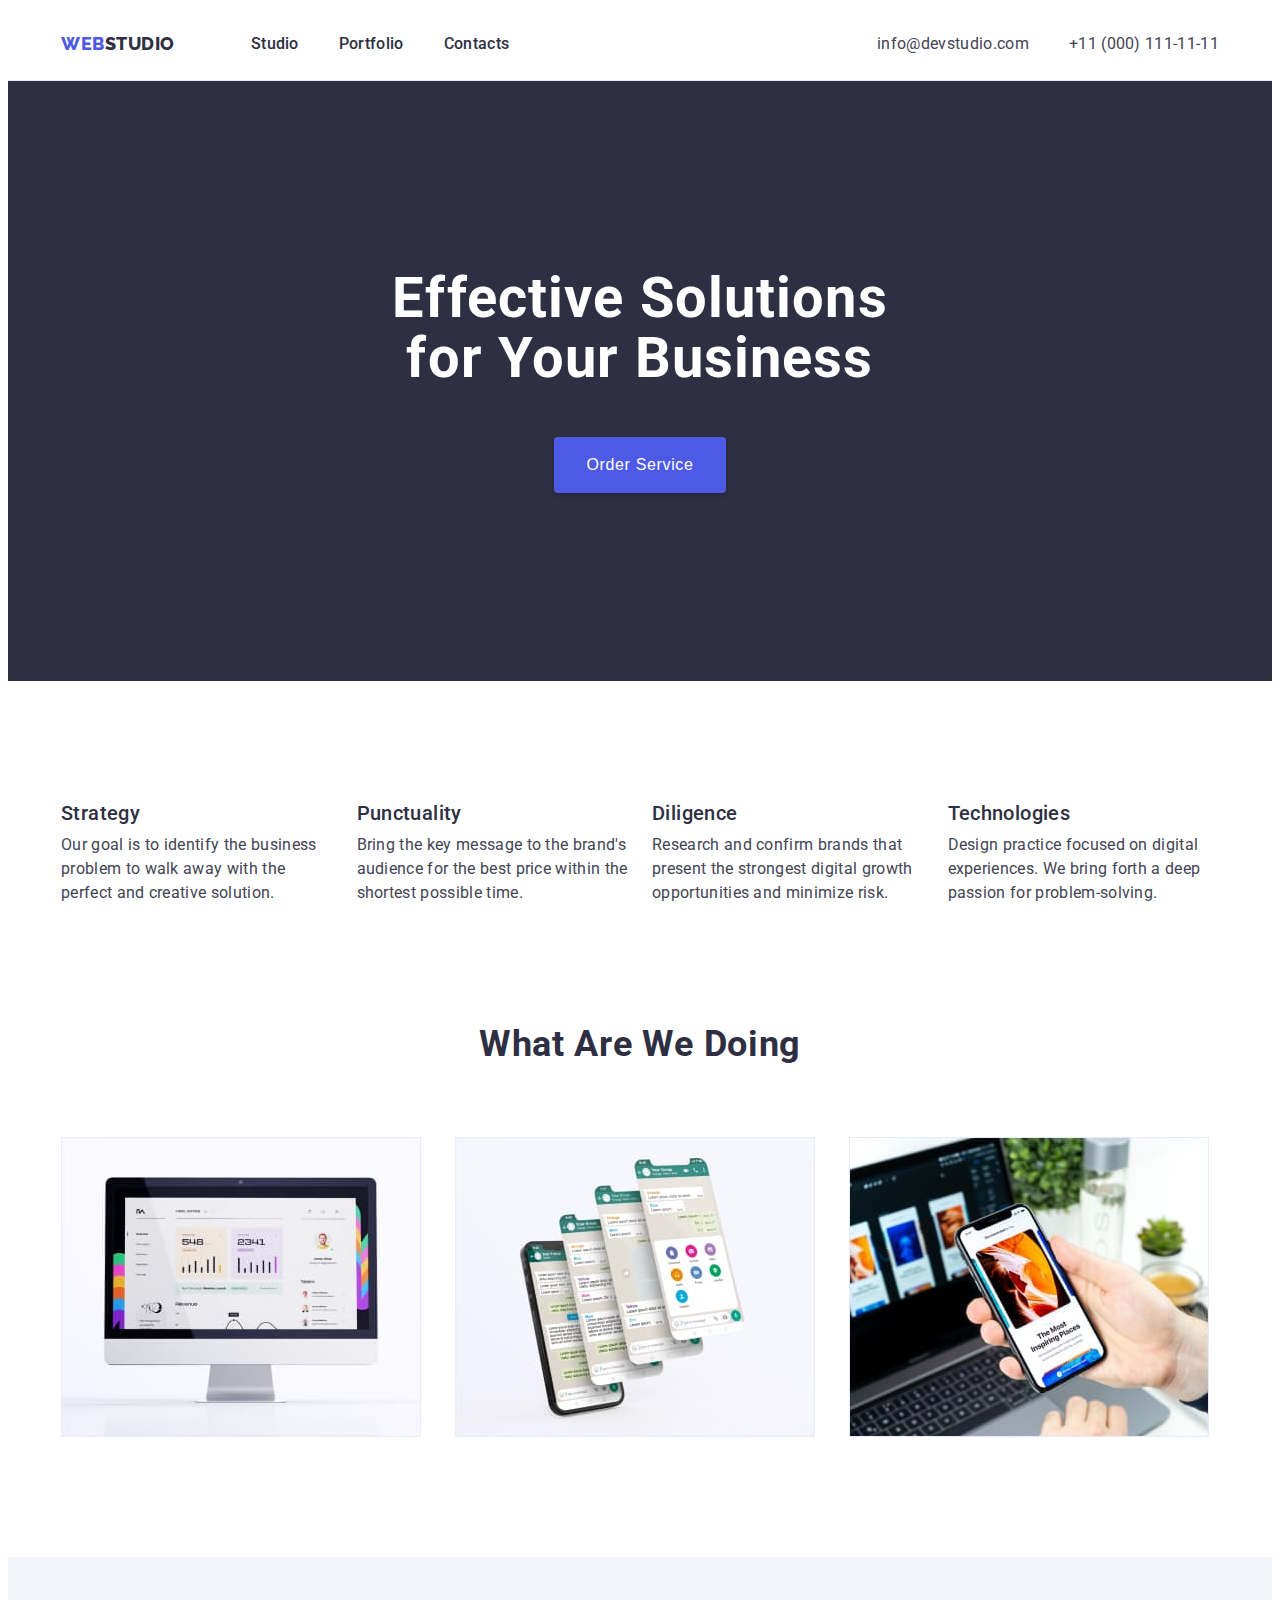
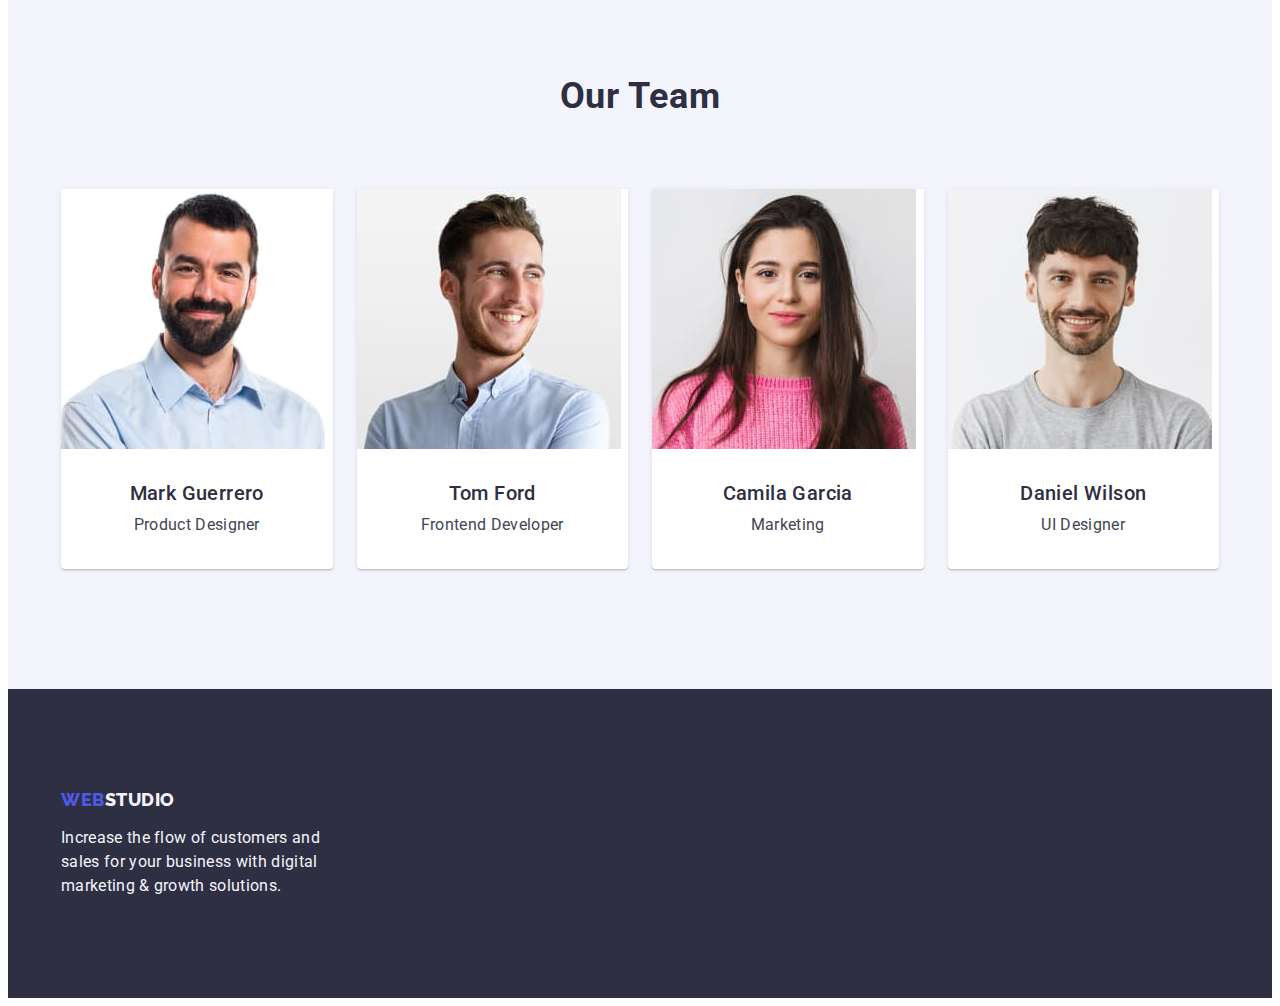
<file: index.html>
<!DOCTYPE html>
<html lang="en">
  <head>
    <meta charset="UTF-8" />
    <meta http-equiv="X-UA-Compatible" content="IE=edge" />
    <meta name="viewport" content="width=device-width, initial-scale=1.0" />
    <title>WebStudio</title>

    <!--Fonts-->
    <link rel="preconnect" href="https://fonts.googleapis.com" />
    <link rel="preconnect" href="https://fonts.gstatic.com" crossorigin />
    <link
      href="https://fonts.googleapis.com/css2?family=Raleway:wght@800&family=Roboto:wght@400;500;700&display=swap"
      rel="stylesheet"
    />

    <!--Normalize-->
    <link
      rel="stylesheet"
      href="https://cdnjs.cloudflare.com/ajax/libs/modern-normalize/2.0.0/modern-normalize.min.css"
      integrity="sha512-4xo8blKMVCiXpTaLzQSLSw3KFOVPWhm/TRtuPVc4WG6kUgjH6J03IBuG7JZPkcWMxJ5huwaBpOpnwYElP/m6wg=="
      crossorigin="anonymous"
      referrerpolicy="no-referrer"
    />

    <!--Styles css-->
    <link rel="stylesheet" href="./css/styles.css" />
  </head>

  <body>
    <header class="header">
      <div class="container main-nav">
        <nav class="main-nav">
          <a class="logo link" href="./index.html"
            >Web<span class="logo-color">Studio</span></a
          >
          <ul class="list site-nav">
            <li>
              <a class="link nav-link" href="./index.html">Studio</a>
            </li>
            <li>
              <a class="link nav-link" href="./portfolio.html">Portfolio</a>
            </li>
            <li>
              <a class="link nav-link" href="">Contacts</a>
            </li>
          </ul>
        </nav>

        <address class="address">
          <ul class="list address-list">
            <li class>
              <a class="link contact-link" href="mailto:info@devstudio.com"
                >info@devstudio.com</a
              >
            </li>
            <li class>
              <a class="link contact-link" href="tel:+110001111111"
                >+11 (000) 111-11-11</a
              >
            </li>
          </ul>
        </address>
      </div>
    </header>

    <main>
      <section class="hero-section">
        <div class="container hero-container">
          <h1 class="hero-title">Effective Solutions for Your Business</h1>
          <button class="hero-button" type="button">Order Service</button>
        </div>
      </section>

      <section class="section">
        <div class="container">
          <h2 class="section-title visualy-hidden">Our adventages</h2>
          <ul class="list advantages-list">
            <li class="advantages-item">
              <h3 class="section-subtitle">Strategy</h3>
              <p class="section-text">
                Our goal is to identify the business problem to walk away with
                the perfect and creative solution.
              </p>
            </li>
            <li class="advantages-item">
              <h3 class="section-subtitle">Punctuality</h3>
              <p class="section-text">
                Bring the key message to the brand's audience for the best price
                within the shortest possible time.
              </p>
            </li>
            <li class="advantages-item">
              <h3 class="section-subtitle">Diligence</h3>
              <p class="section-text">
                Research and confirm brands that present the strongest digital
                growth opportunities and minimize risk.
              </p>
            </li>
            <li class="advantages-item">
              <h3 class="section-subtitle">Technologies</h3>
              <p class="section-text">
                Design practice focused on digital experiences. We bring forth a
                deep passion for problem-solving.
              </p>
            </li>
          </ul>
        </div>
      </section>

      <section class="section no-padding">
        <div class="container">
          <h2 class="section-title">What are we doing</h2>

          <ul class="list doing-list">
            <li class="doing-item">
              <img
                src="./images/monitor.jpg"
                alt="Computer screen"
                width="360"
                height="300"
              />
            </li>

            <li class="doing-item">
              <img
                src="./images/phone.jpg"
                alt="Smartphone"
                width="360"
                height="300"
              />
            </li>

            <li class="doing-item">
              <img
                src="./images/laptop.jpg"
                alt="Laptop and smartphone"
                width="360"
                height="300"
              />
            </li>
          </ul>
        </div>
      </section>

      <section class="team-section section">
        <div class="container">
          <h2 class="section-title">Our Team</h2>

          <ul class="list team-list">
            <li class="employee-card">
              <img
                src="./images/productdesigner.jpg"
                alt="Product designer"
                width="264"
                height="260"
              />
              <div class="image-description">
                <h3 class="employee-name section-subtitle">Mark Guerrero</h3>
                <p class="team-position section-text">Product Designer</p>
              </div>
            </li>

            <li class="employee-card">
              <img
                src="./images/developer.jpg"
                alt="Frontend developer"
                width="264"
                height="260"
              />
              <div class="image-description">
                <h3 class="employee-name section-subtitle">Tom Ford</h3>
                <p class="team-position section-text">Frontend Developer</p>
              </div>
            </li>

            <li class="employee-card">
              <img
                src="./images/marketing.jpg"
                alt="Marketing"
                width="264"
                height="260"
              />
              <div class="image-description">
                <h3 class="employee-name section-subtitle">Camila Garcia</h3>
                <p class="team-position section-text">Marketing</p>
              </div>
            </li>

            <li class="employee-card">
              <img
                src="./images/uidesigner.jpg"
                alt="UI designer"
                width="264"
                height="260"
              />
              <div class="image-description">
                <h3 class="employee-name section-subtitle">Daniel Wilson</h3>
                <p class="team-position section-text">UI Designer</p>
              </div>
            </li>
          </ul>
        </div>
      </section>
    </main>

    <footer class="footer">
      <div class="container">
        <a class="logo link logo-location" href="./index.html"
          >Web<span class="logo-footer">Studio</span></a
        >
        <p class="footer-text">
          Increase the flow of customers and sales for your business with
          digital marketing & growth solutions.
        </p>
      </div>
    </footer>
  </body>
</html>
</file>
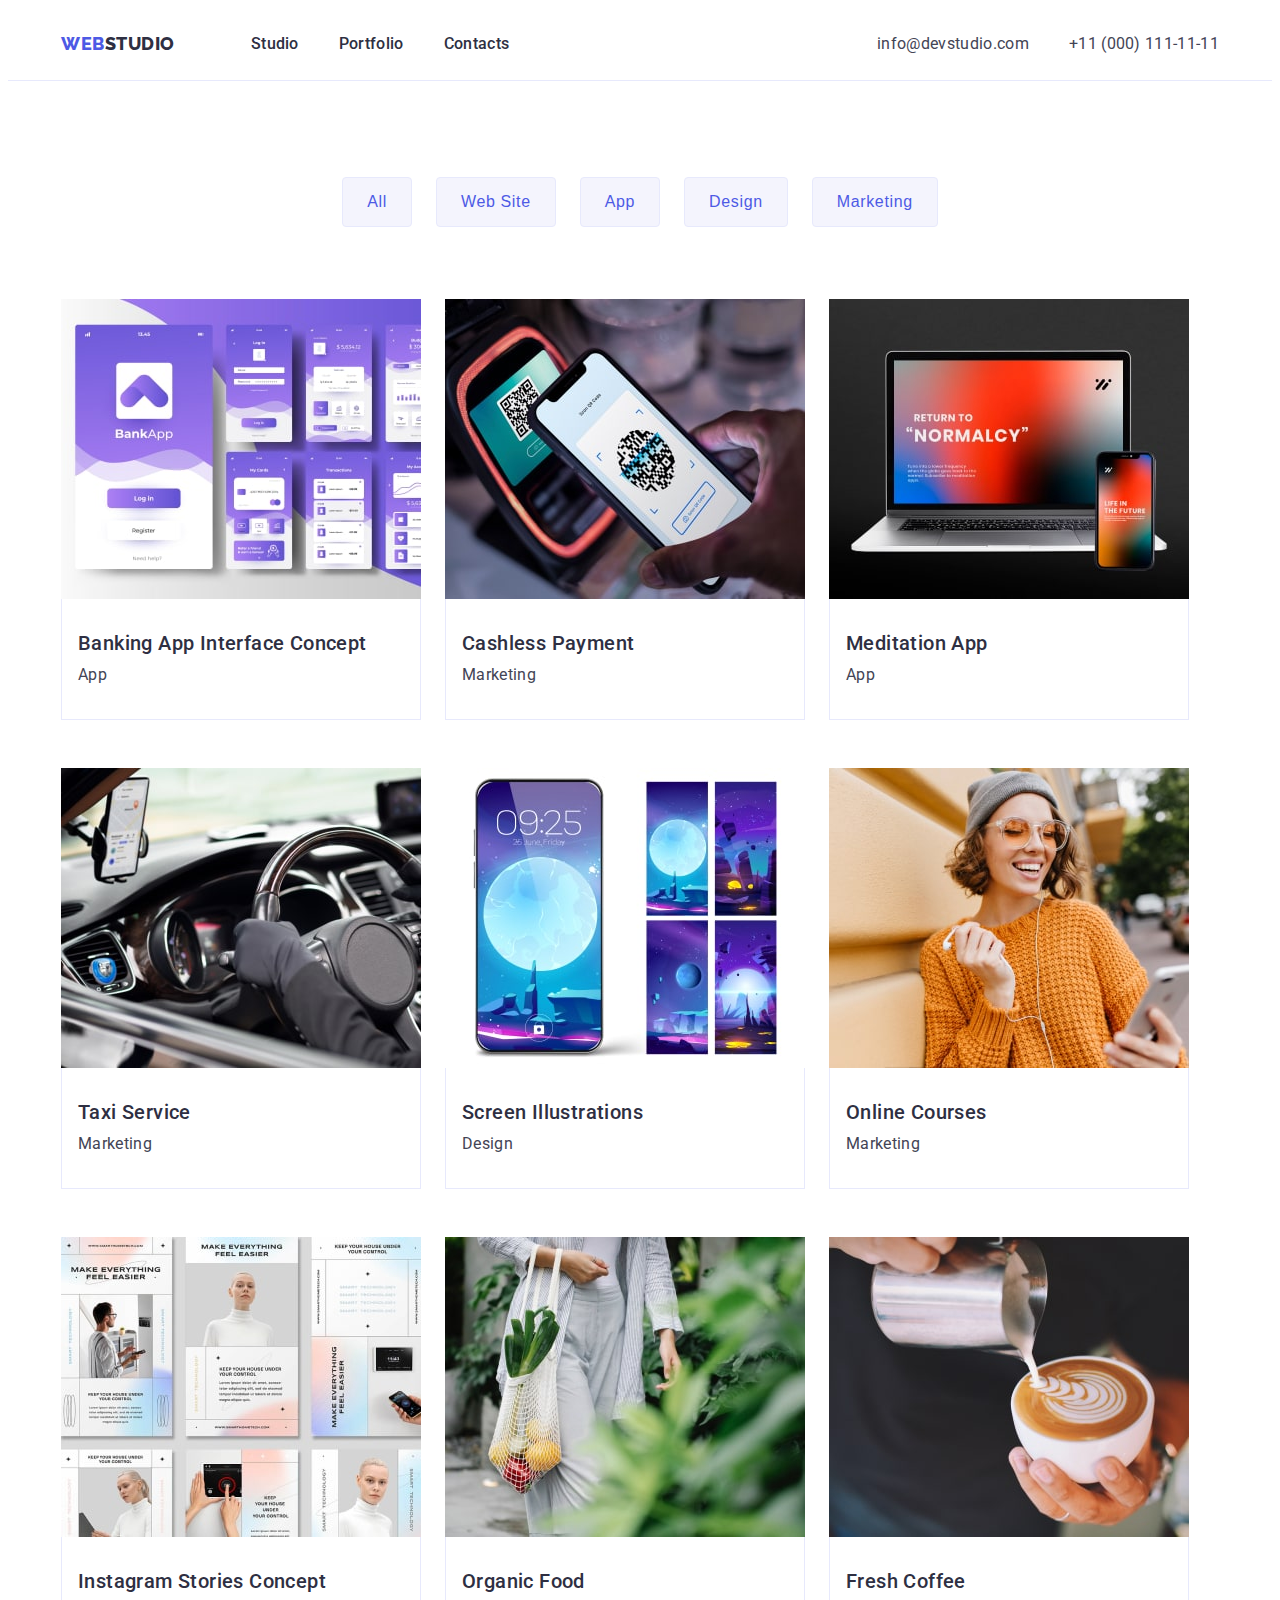
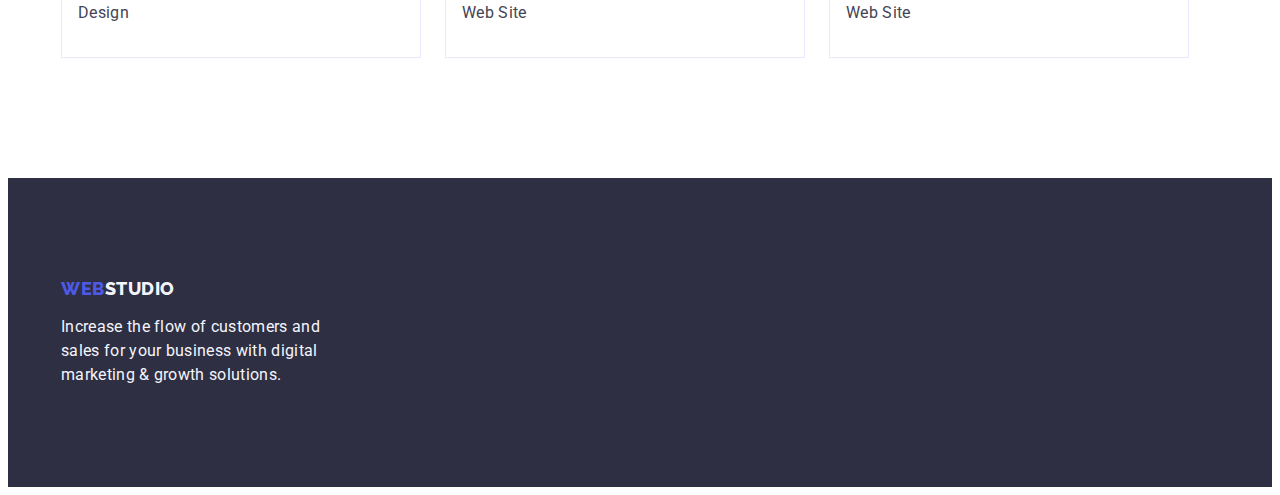
<file: portfolio.html>
<!DOCTYPE html>
<html lang="en">
  <head>
    <meta charset="UTF-8" />
    <meta http-equiv="X-UA-Compatible" content="IE=edge" />
    <meta name="viewport" content="width=device-width, initial-scale=1.0" />
    <title>Portfolio</title>

    <!--Fonts-->
    <link rel="preconnect" href="https://fonts.googleapis.com" />
    <link rel="preconnect" href="https://fonts.gstatic.com" crossorigin />
    <link
      href="https://fonts.googleapis.com/css2?family=Raleway:wght@800&family=Roboto:wght@400;500;700&display=swap"
      rel="stylesheet"
    />
    <!--Normalize-->
    <link
      rel="stylesheet"
      href="https://cdnjs.cloudflare.com/ajax/libs/modern-normalize/2.0.0/modern-normalize.min.css"
      integrity="sha512-4xo8blKMVCiXpTaLzQSLSw3KFOVPWhm/TRtuPVc4WG6kUgjH6J03IBuG7JZPkcWMxJ5huwaBpOpnwYElP/m6wg=="
      crossorigin="anonymous"
      referrerpolicy="no-referrer"
    />

    <!--Styles css-->
    <link rel="stylesheet" href="./css/styles.css" />
  </head>

  <body>
    <header class="header">
      <div class="container main-nav">
        <nav class="main-nav">
          <a class="logo link" href="./index.html"
            >Web<span class="logo-color">Studio</span></a
          >
          <ul class="list site-nav">
            <li class="site-nav-item">
              <a class="link nav-link" href="./index.html">Studio</a>
            </li>
            <li class="site-nav-item">
              <a class="link nav-link" href="./portfolio.html">Portfolio</a>
            </li>
            <li class="site-nav-item">
              <a class="link nav-link" href="">Contacts</a>
            </li>
          </ul>
        </nav>

        <address class="address">
          <ul class="list address-list">
            <li class="item">
              <a class="link contact-link" href="mailto:info@devstudio.com"
                >info@devstudio.com</a
              >
            </li>
            <li class="item">
              <a class="link contact-link" href="tel:+110001111111"
                >+11 (000) 111-11-11</a
              >
            </li>
          </ul>
        </address>
      </div>
    </header>

    <main>
      <section class="section less-padding">
        <div class="container">
          <h1 class="visualy-hidden">Examples of work</h1>

          <!--Filter buttons-->
          <ul class="list filter-btn-list">
            <li><button class="filter-button" type="button">All</button></li>
            <li>
              <button class="filter-button" type="button">Web Site</button>
            </li>
            <li><button class="filter-button" type="button">App</button></li>
            <li><button class="filter-button" type="button">Design</button></li>
            <li>
              <button class="filter-button" type="button">Marketing</button>
            </li>
          </ul>

          <!--Examples of work-->
          <ul class="list examples-list">
            <li class="examples-item">
              <a class="link" href="#">
                <img
                  src="./images/work1.jpg"
                  alt="Example of work"
                  width="360"
                  height="300"
                />
                <div class="examples-descr">
                  <h2 class="section-subtitle">
                    Banking App Interface Concept
                  </h2>
                  <p class="content-category section-text">App</p>
                </div>
              </a>
            </li>
            <li class="examples-item">
              <a class="link" href="#">
                <img
                  src="./images/work2.jpg"
                  alt="Example of work"
                  width="360"
                  height="300"
                />
                <div class="examples-descr">
                  <h2 class="section-subtitle">Cashless Payment</h2>
                  <p class="content-category section-text">Marketing</p>
                </div>
              </a>
            </li>
            <li class="examples-item">
              <a class="link" href="#">
                <img
                  src="./images/work3.jpg"
                  alt="Example of work"
                  width="360"
                  height="300"
                />
                <div class="examples-descr">
                  <h2 class="section-subtitle">Meditation App</h2>
                  <p class="content-category section-text">App</p>
                </div>
              </a>
            </li>
            <li class="examples-item">
              <a class="link" href="#">
                <img
                  src="./images/work4.jpg"
                  alt="Example of work"
                  width="360"
                  height="300"
                />
                <div class="examples-descr">
                  <h2 class="section-subtitle">Taxi Service</h2>
                  <p class="content-category section-text">Marketing</p>
                </div>
              </a>
            </li>
            <li class="examples-item">
              <a class="link" href="#">
                <img
                  src="./images/work5.jpg"
                  alt="Example of work"
                  width="360"
                  height="300"
                />
                <div class="examples-descr">
                  <h2 class="section-subtitle">Screen Illustrations</h2>
                  <p class="content-category section-text">Design</p>
                </div>
              </a>
            </li>
            <li class="examples-item">
              <a class="link" href="#">
                <img
                  src="./images/work6.jpg"
                  alt="Example of work"
                  width="360"
                  height="300"
                />
                <div class="examples-descr">
                  <h2 class="section-subtitle">Online Courses</h2>
                  <p class="content-category section-text">Marketing</p>
                </div>
              </a>
            </li>
            <li class="examples-item">
              <a class="link" href="#">
                <img
                  src="./images/work7.jpg"
                  alt="Example of work"
                  width="360"
                  height="300"
                />
                <div class="examples-descr">
                  <h2 class="section-subtitle">Instagram Stories Concept</h2>
                  <p class="content-category section-text">Design</p>
                </div>
              </a>
            </li>
            <li class="examples-item">
              <a class="link" href="#">
                <img
                  src="./images/work8.jpg"
                  alt="Example of work"
                  width="360"
                  height="300"
                />
                <div class="examples-descr">
                  <h2 class="section-subtitle">Organic Food</h2>
                  <p class="content-category section-text">Web Site</p>
                </div>
              </a>
            </li>
            <li class="examples-item">
              <a class="link" href="#">
                <img
                  src="./images/work9.jpg"
                  alt="Example of work"
                  width="360"
                  height="300"
                />
                <div class="examples-descr">
                  <h2 class="section-subtitle">Fresh Coffee</h2>
                  <p class="content-category section-text">Web Site</p>
                </div>
              </a>
            </li>
          </ul>
        </div>
      </section>
    </main>

    <footer class="footer">
      <div class="container">
        <a class="logo link logo-location" href="./index.html"
          >Web<span class="logo-footer">Studio</span></a
        >
        <p class="footer-text">
          Increase the flow of customers and sales for your business with
          digital marketing & growth solutions.
        </p>
      </div>
    </footer>
  </body>
</html>
</file>
<file: css/styles.css>
:root {
  --color-primary: #2e2f42;
  --color-brand: #4d5ae5;
  --invert-color: #ffffff;
  --secondary-color: #434455;
  --light-color: #f4f4fd;
  --color-active: #404bbf;
  --border-color: #e7e9fc;
}

img {
  display: block;
  max-width: 100%;
  height: auto;
}

.container {
  margin: 0 auto;
  padding: 0 15px;
  width: 1158px;
}

body {
  color: var(--secondary-color);
  background-color: var(--invert-color);
  font-family: 'Roboto', sans-serif;
  font-size: 16px;
  font-weight: 400;
}

.list {
  list-style: none;
  margin: 0;
  padding: 0;
}

.link {
  text-decoration: none;
}

.visualy-hidden {
  position: absolute;
  white-space: nowrap;
  width: 1px;
  height: 1px;
  overflow: hidden;
  border: 0;
  padding: 0;
  clip: rect(0 0 0 0);
  clip-path: inset(50%);
  margin: -1px;
}

/* ----------------Header------------- */
.header {
  border-bottom: 1px solid var(--border-color);
}

.main-nav {
  display: flex;
  align-items: center;
}

.site-nav {
  display: flex;
  gap: 40px;
}

.logo {
  margin-right: 76px;
  display: block;

  font-family: 'Raleway', sans-serif;
  font-weight: 800;
  letter-spacing: 0.03em;
  font-size: 18px;
  line-height: 1.17;
  text-decoration: none;
  color: var(--color-brand);
  text-transform: uppercase;
}

.logo-color {
  color: var(--color-primary);
}

.nav-link {
  display: block;
  padding-top: 24px;
  padding-bottom: 24px;

  color: var(--color-primary);
  font-weight: 500;

  line-height: 1.5;
  letter-spacing: 0.02em;
}

.nav-link:hover,
.nav-link:focus {
  color: var(--color-active);
}

.address {
  font-style: normal;
  margin-left: auto;
}

.address-list {
  display: flex;
  gap: 40px;
}

.contact-link {
  display: block;
  padding-top: 24px;
  padding-bottom: 24px;

  color: var(--secondary-color);
  line-height: 1.5;
  letter-spacing: 0.02em;
}

.contact-link:hover,
.contact-link:focus {
  color: var(--color-active);
}

/* --------------------Hero------------------- */

.hero-section {
  padding-top: 188px;
  padding-bottom: 188px;
  color: var(--invert-color);
  background-color: var(--color-primary);
}

.hero-container {
  text-align: center;
}

.hero-title {
  margin: 0 auto;
  margin-bottom: 48px;
  max-width: 496px;

  font-size: 56px;
  letter-spacing: 0.02em;
  line-height: 1.07;
  letter-spacing: 0.02em;
}

.hero-button {
  display: block;
  margin: 0 auto;
  min-width: 169px;

  color: var(--invert-color);
  background-color: var(--color-brand);
  border: none;
  border-radius: 4px;
  padding: 16px 32px;
  box-shadow: 0px 4px 4px rgba(0, 0, 0, 0.15);
  cursor: pointer;
  font-weight: 500;
  font-size: 16px;
  line-height: 1.5;
  letter-spacing: 0.04em;
}

.hero-button:hover,
.hero-button:focus {
  background-color: var(--color-active);
}

/* ----------------Advantages section----------------- */
.advantages-list {
  display: flex;
  gap: 24px;
}

.advantages-item {
  flex-basis: calc((100% - 72px) / 4);
}

/* common class for sections */
.section-subtitle {
  margin-top: 0;
  margin-bottom: 8px;
  color: var(--color-primary);
  font-weight: 500;
  font-size: 20px;
  letter-spacing: 0.02em;
  line-height: 1.2;
  letter-spacing: 0.02em;
}

/* common class for sections */
.section-text {
  margin-top: 0;
  margin-bottom: 0;
  line-height: 1.5;
  letter-spacing: 0.02em;
}

.section {
  padding-top: 120px;
  padding-bottom: 120px;
}

.section.no-padding {
  padding-top: 0;
}

/* common class for sections */
.section-title {
  margin-top: 0;
  margin-bottom: 72px;

  color: var(--color-primary);
  font-size: 36px;
  line-height: 1.11;
  letter-spacing: 0.02em;
  text-align: center;
  text-transform: capitalize;
}

/* Doing section */
.doing-list {
  display: flex;
  gap: 24px;
}
.doing-item {
  flex-basis: calc((100% - 48px) / 3);
}

/* Team section */

.team-section {
  background-color: var(--light-color);
}

.team-list {
  display: flex;
  gap: 24px;
}

.employee-card {
  flex-basis: calc((100% - 72px) / 4);

  background-color: var(--invert-color);
  box-shadow: 0px 1px 6px rgba(46, 47, 66, 0.08),
    0px 1px 1px rgba(46, 47, 66, 0.16), 0px 2px 1px rgba(46, 47, 66, 0.08);
  border-radius: 0px 0px 4px 4px;
}

.employee-name {
  text-align: center;
}

.team-position {
  text-align: center;
}

.image-description {
  padding: 32px 16px;
}

/* Footer */

.footer {
  padding-top: 100px;
  padding-bottom: 100px;
  color: var(--light-color);
  background-color: var(--color-primary);
  line-height: 1.5;
  letter-spacing: 0.02em;
}

.logo-footer {
  color: var(--light-color);
}
.logo-location {
  display: inline-block;
  margin-bottom: 16px;
}

.footer-text {
  margin-top: 0;
  margin-bottom: 0;

  width: 264px;
}
/* ------------Portfolio page------------- */
.filter-btn-list {
  display: flex;
  gap: 24px;
  justify-content: center;
  margin-bottom: 72px;
}

.filter-button {
  color: var(--color-brand);
  background-color: var(--light-color);
  cursor: pointer;
  border: 1px solid var(--border-color);
  border-radius: 4px;
  padding: 12px 24px;

  font-weight: 500;
  font-size: 16px;
  line-height: 1.5;
  text-align: center;
  letter-spacing: 0.04em;
}

.filter-button:hover,
.filter-button:focus {
  color: var(--invert-color);
  background-color: var(--color-active);
  border: 1px solid transparent;
}

/* ------------Examples of work------------ */
.section.less-padding {
  padding-top: 96px;
}

.examples-list {
  display: flex;
  flex-wrap: wrap;
  row-gap: 48px;
  column-gap: 24px;
}

.examples-item: {
  flex-basis: calc((100% - 48px) / 3);
}

/* .examples-item:not(:nth-child(3n)) {
  margin-right: 24px;
}
.examples-item:not(:nth-last-child(-n + 3)) {
  margin-bottom: 48px;
} */

.content-category {
  color: var(--secondary-color);
}

.examples-descr {
  /* padding-top: 32px;
  padding-bottom: 32px; */
  padding: 32px 16px;
  border: 1px solid var(--border-color);
  border-top: none;
}
</file>
